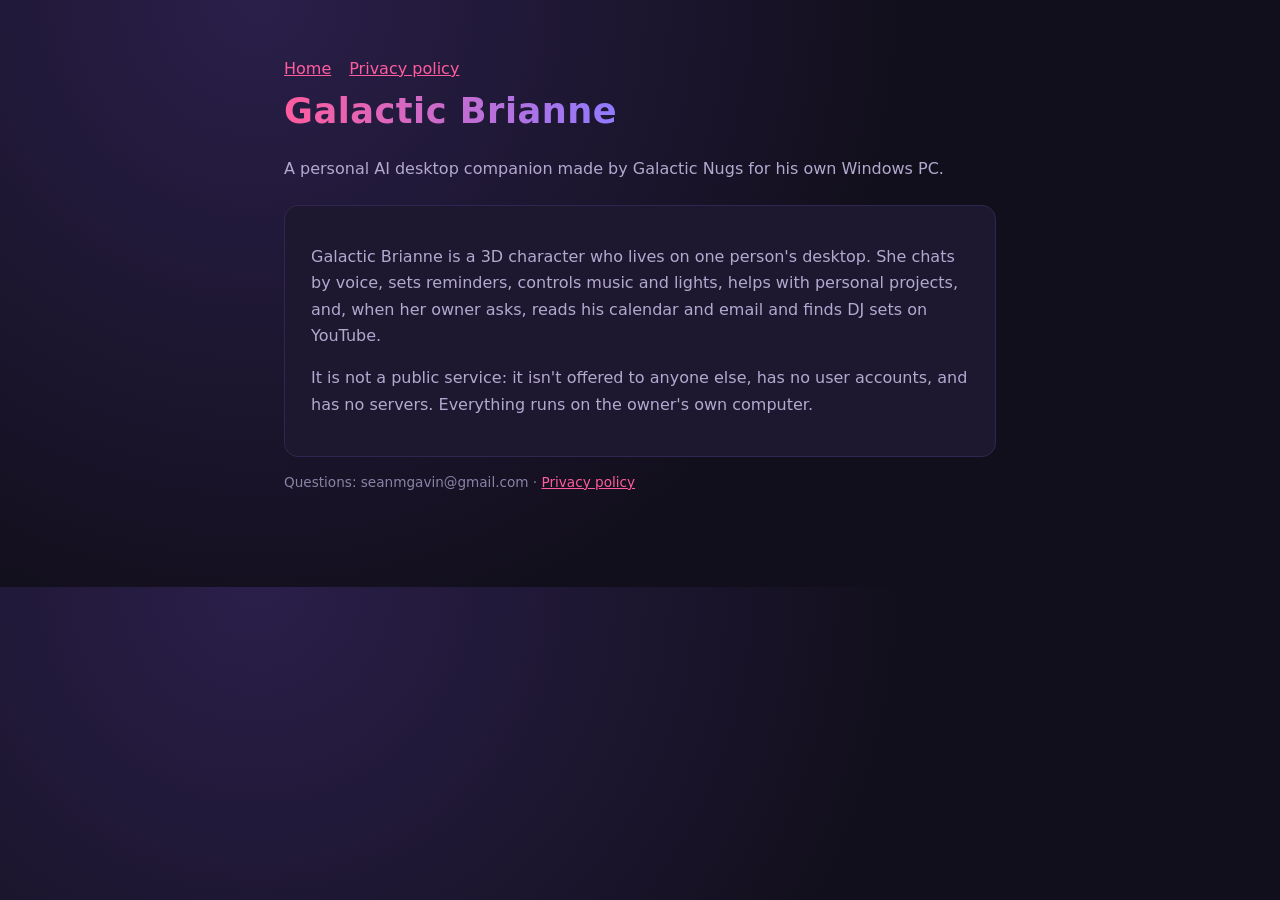
<file: index.html>
<!DOCTYPE html>
<html lang="en">
<head>
<meta charset="utf-8"><meta name="viewport" content="width=device-width, initial-scale=1">
<title>Galactic Brianne - personal desktop companion</title>
<link rel="stylesheet" href="style.css">
</head>
<body><main>
<nav><a href="index.html">Home</a><a href="privacy.html">Privacy policy</a></nav>
<h1><span>Galactic Brianne</span></h1>
<p>A personal AI desktop companion made by Galactic Nugs for his own Windows PC.</p>
<div class="card">
<p>Galactic Brianne is a 3D character who lives on one person's desktop. She chats by voice, sets reminders, controls music and lights,
helps with personal projects, and, when her owner asks, reads his calendar and email and finds DJ sets on YouTube.</p>
<p>It is not a public service: it isn't offered to anyone else, has no user accounts, and has no servers. Everything runs on the owner's own computer.</p>
</div>
<p class="small">Questions: seanmgavin@gmail.com &middot; <a href="privacy.html">Privacy policy</a></p>
</main></body>
</html>
</file>
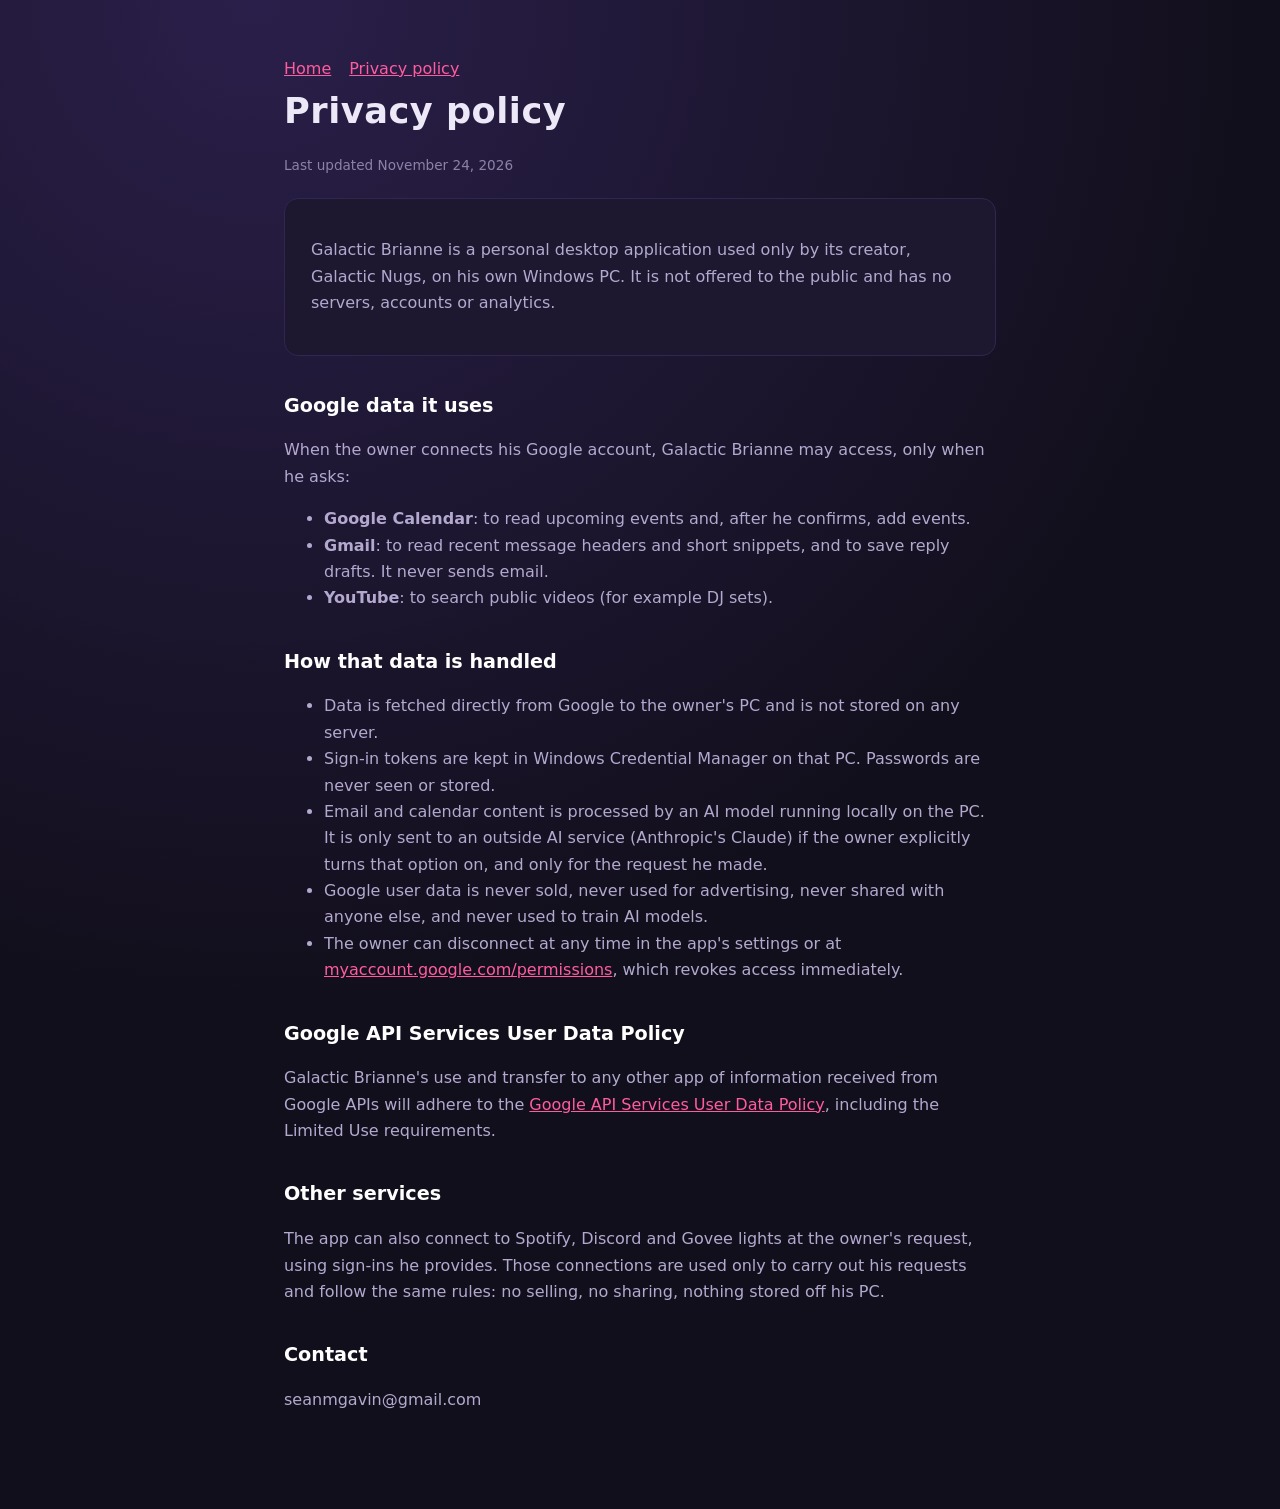
<file: privacy.html>
<!DOCTYPE html>
<html lang="en">
<head>
<meta charset="utf-8"><meta name="viewport" content="width=device-width, initial-scale=1">
<title>Privacy policy - Galactic Brianne</title>
<link rel="stylesheet" href="style.css">
</head>
<body><main>
<nav><a href="index.html">Home</a><a href="privacy.html">Privacy policy</a></nav>
<h1>Privacy policy</h1>
<p class="small">Last updated November 24, 2026</p>

<div class="card">
<p>Galactic Brianne is a personal desktop application used only by its creator, Galactic Nugs, on his own Windows PC.
It is not offered to the public and has no servers, accounts or analytics.</p>
</div>

<h2>Google data it uses</h2>
<p>When the owner connects his Google account, Galactic Brianne may access, only when he asks:</p>
<ul>
<li><b>Google Calendar</b>: to read upcoming events and, after he confirms, add events.</li>
<li><b>Gmail</b>: to read recent message headers and short snippets, and to save reply drafts. It never sends email.</li>
<li><b>YouTube</b>: to search public videos (for example DJ sets).</li>
</ul>

<h2>How that data is handled</h2>
<ul>
<li>Data is fetched directly from Google to the owner's PC and is not stored on any server.</li>
<li>Sign-in tokens are kept in Windows Credential Manager on that PC. Passwords are never seen or stored.</li>
<li>Email and calendar content is processed by an AI model running locally on the PC. It is only sent to an outside AI service
(Anthropic's Claude) if the owner explicitly turns that option on, and only for the request he made.</li>
<li>Google user data is never sold, never used for advertising, never shared with anyone else, and never used to train AI models.</li>
<li>The owner can disconnect at any time in the app's settings or at <a href="https://myaccount.google.com/permissions">myaccount.google.com/permissions</a>,
which revokes access immediately.</li>
</ul>

<h2>Google API Services User Data Policy</h2>
<p>Galactic Brianne's use and transfer to any other app of information received from Google APIs will adhere to the
<a href="https://developers.google.com/terms/api-services-user-data-policy">Google API Services User Data Policy</a>, including the Limited Use requirements.</p>

<h2>Other services</h2>
<p>The app can also connect to Spotify, Discord and Govee lights at the owner's request, using sign-ins he provides. Those connections are used only to
carry out his requests and follow the same rules: no selling, no sharing, nothing stored off his PC.</p>

<h2>Contact</h2>
<p>seanmgavin@gmail.com</p>
</main></body>
</html>
</file>
<file: style.css>
:root{--bg:#120f1c;--card:#1d1830;--text:#ece8f7;--muted:#b3a9cf;--accent:#ff5c9e;--accent2:#8f7bff}
*{box-sizing:border-box}body{margin:0;background:radial-gradient(circle at 20% 0%,#2a1f4a 0,var(--bg) 55%);color:var(--text);font:16px/1.65 "Segoe UI",system-ui,sans-serif}
main{max-width:760px;margin:0 auto;padding:56px 24px 80px}h1{font-size:2.2rem;margin:0 0 6px;letter-spacing:.5px}
h1 span{background:linear-gradient(90deg,var(--accent),var(--accent2));-webkit-background-clip:text;background-clip:text;color:transparent}
h2{margin-top:34px;font-size:1.2rem;color:#fff}p,li{color:var(--muted)}a{color:var(--accent)}
.card{background:var(--card);border:1px solid #2f2750;border-radius:14px;padding:22px 26px;margin-top:22px}
.small{font-size:.85rem;color:#8c82a8}nav a{margin-right:18px}
</file>
